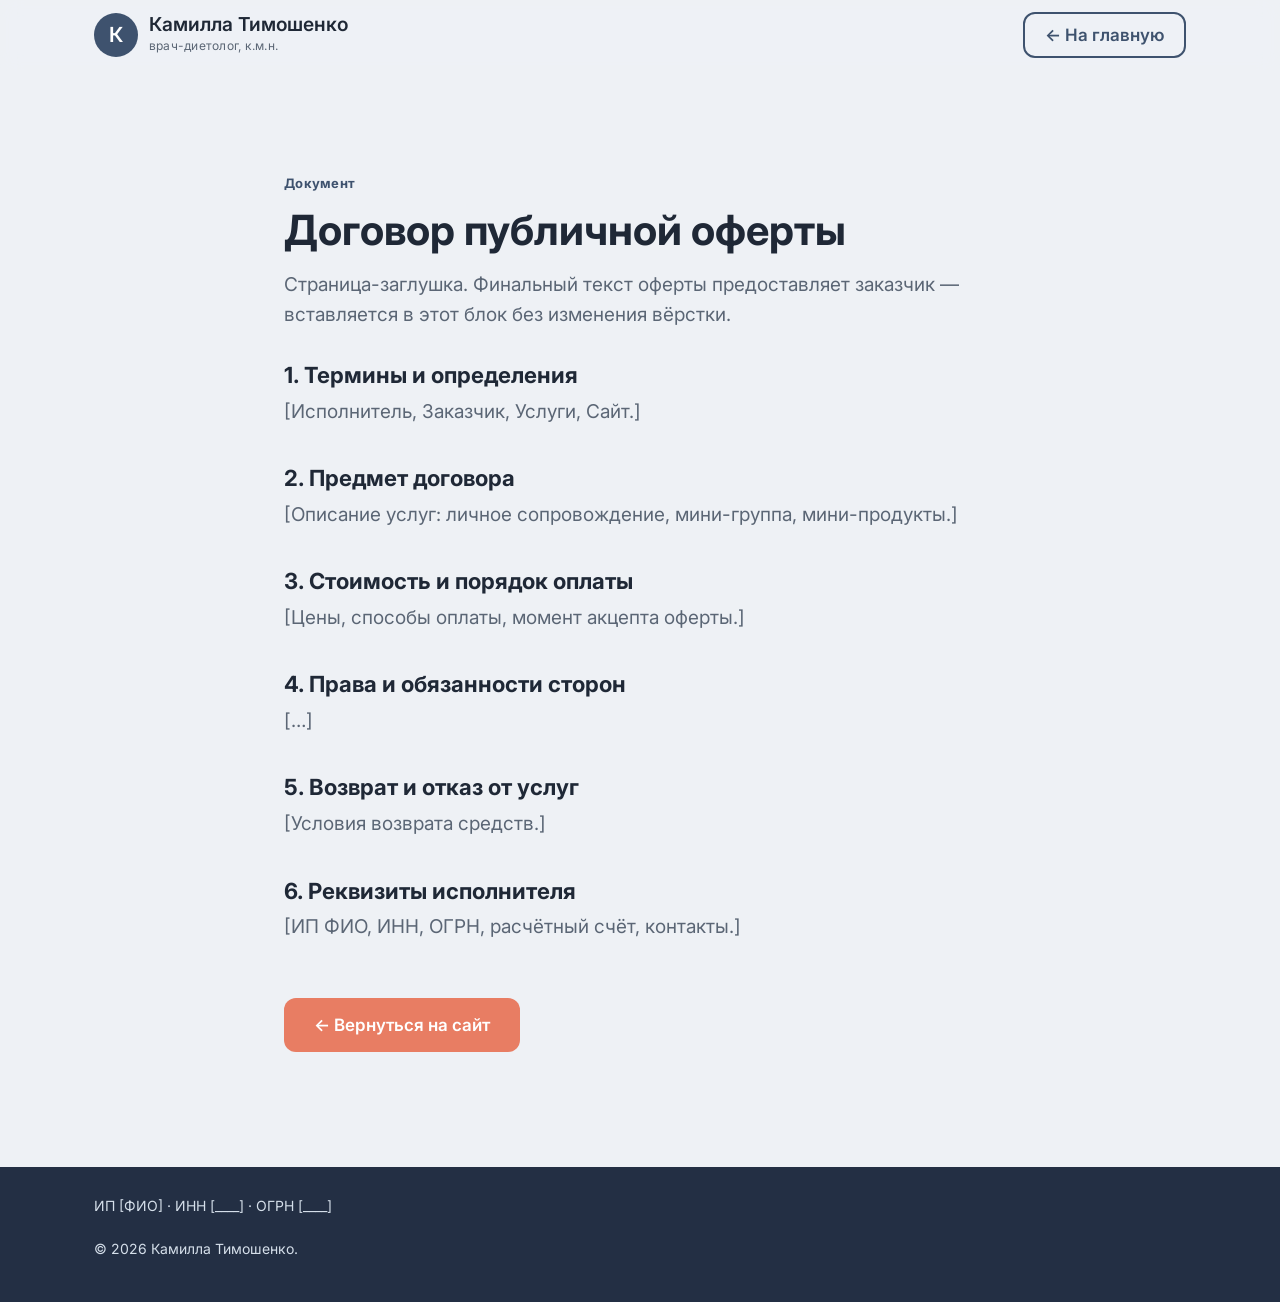
<file: oferta.html>
<!DOCTYPE html>
<html lang="ru">
<head>
  <meta charset="UTF-8">
  <meta name="viewport" content="width=device-width, initial-scale=1">
  <title>Договор оферты — Камилла Тимошенко</title>
  <meta name="description" content="Договор публичной оферты на оказание услуг.">
  <meta name="robots" content="noindex">
  <link rel="preconnect" href="https://fonts.googleapis.com">
  <link rel="preconnect" href="https://fonts.gstatic.com" crossorigin>
  <link href="https://fonts.googleapis.com/css2?family=Oswald:wght@400;500;600;700&family=Inter:wght@400;500;600;700&display=swap" rel="stylesheet">
  <link rel="stylesheet" href="css/styles.css">
</head>
<body>
<header class="header is-scrolled">
  <div class="container header__inner">
    <a href="index.html" class="brand">
      <span class="brand__mark" aria-hidden="true">К</span>
      <span>
        <span class="brand__name">Камилла Тимошенко</span>
        <span class="brand__role">врач-диетолог, к.м.н.</span>
      </span>
    </a>
    <a href="index.html" class="btn btn--olive-outline" style="min-height:46px;padding:8px 20px">← На главную</a>
  </div>
</header>

<main class="section">
  <div class="container narrow">
    <p class="eyebrow">Документ</p>
    <h1 style="font-size:clamp(1.8rem,5vw,2.6rem)">Договор публичной оферты</h1>
    <p style="color:var(--text-muted)">Страница-заглушка. Финальный текст оферты предоставляет заказчик — вставляется в этот блок без изменения вёрстки.</p>

    <div style="margin-top:32px;display:grid;gap:20px">
      <div><h3>1. Термины и определения</h3><p style="color:var(--text-muted)">[Исполнитель, Заказчик, Услуги, Сайт.]</p></div>
      <div><h3>2. Предмет договора</h3><p style="color:var(--text-muted)">[Описание услуг: личное сопровождение, мини-группа, мини-продукты.]</p></div>
      <div><h3>3. Стоимость и порядок оплаты</h3><p style="color:var(--text-muted)">[Цены, способы оплаты, момент акцепта оферты.]</p></div>
      <div><h3>4. Права и обязанности сторон</h3><p style="color:var(--text-muted)">[…]</p></div>
      <div><h3>5. Возврат и отказ от услуг</h3><p style="color:var(--text-muted)">[Условия возврата средств.]</p></div>
      <div><h3>6. Реквизиты исполнителя</h3><p style="color:var(--text-muted)">[ИП ФИО, ИНН, ОГРН, расчётный счёт, контакты.]</p></div>
    </div>

    <p style="margin-top:36px"><a href="index.html" class="btn btn--accent">← Вернуться на сайт</a></p>
  </div>
</main>

<footer class="footer" style="padding-block:28px">
  <div class="container">
    <div class="footer__legal" style="border:0;padding:0">
      <p>ИП [ФИО] · ИНН [____] · ОГРН [____]</p>
      <p>© <span id="year">2026</span> Камилла Тимошенко.</p>
    </div>
  </div>
</footer>
<script src="js/app.js" defer></script>
</body>
</html>
</file>
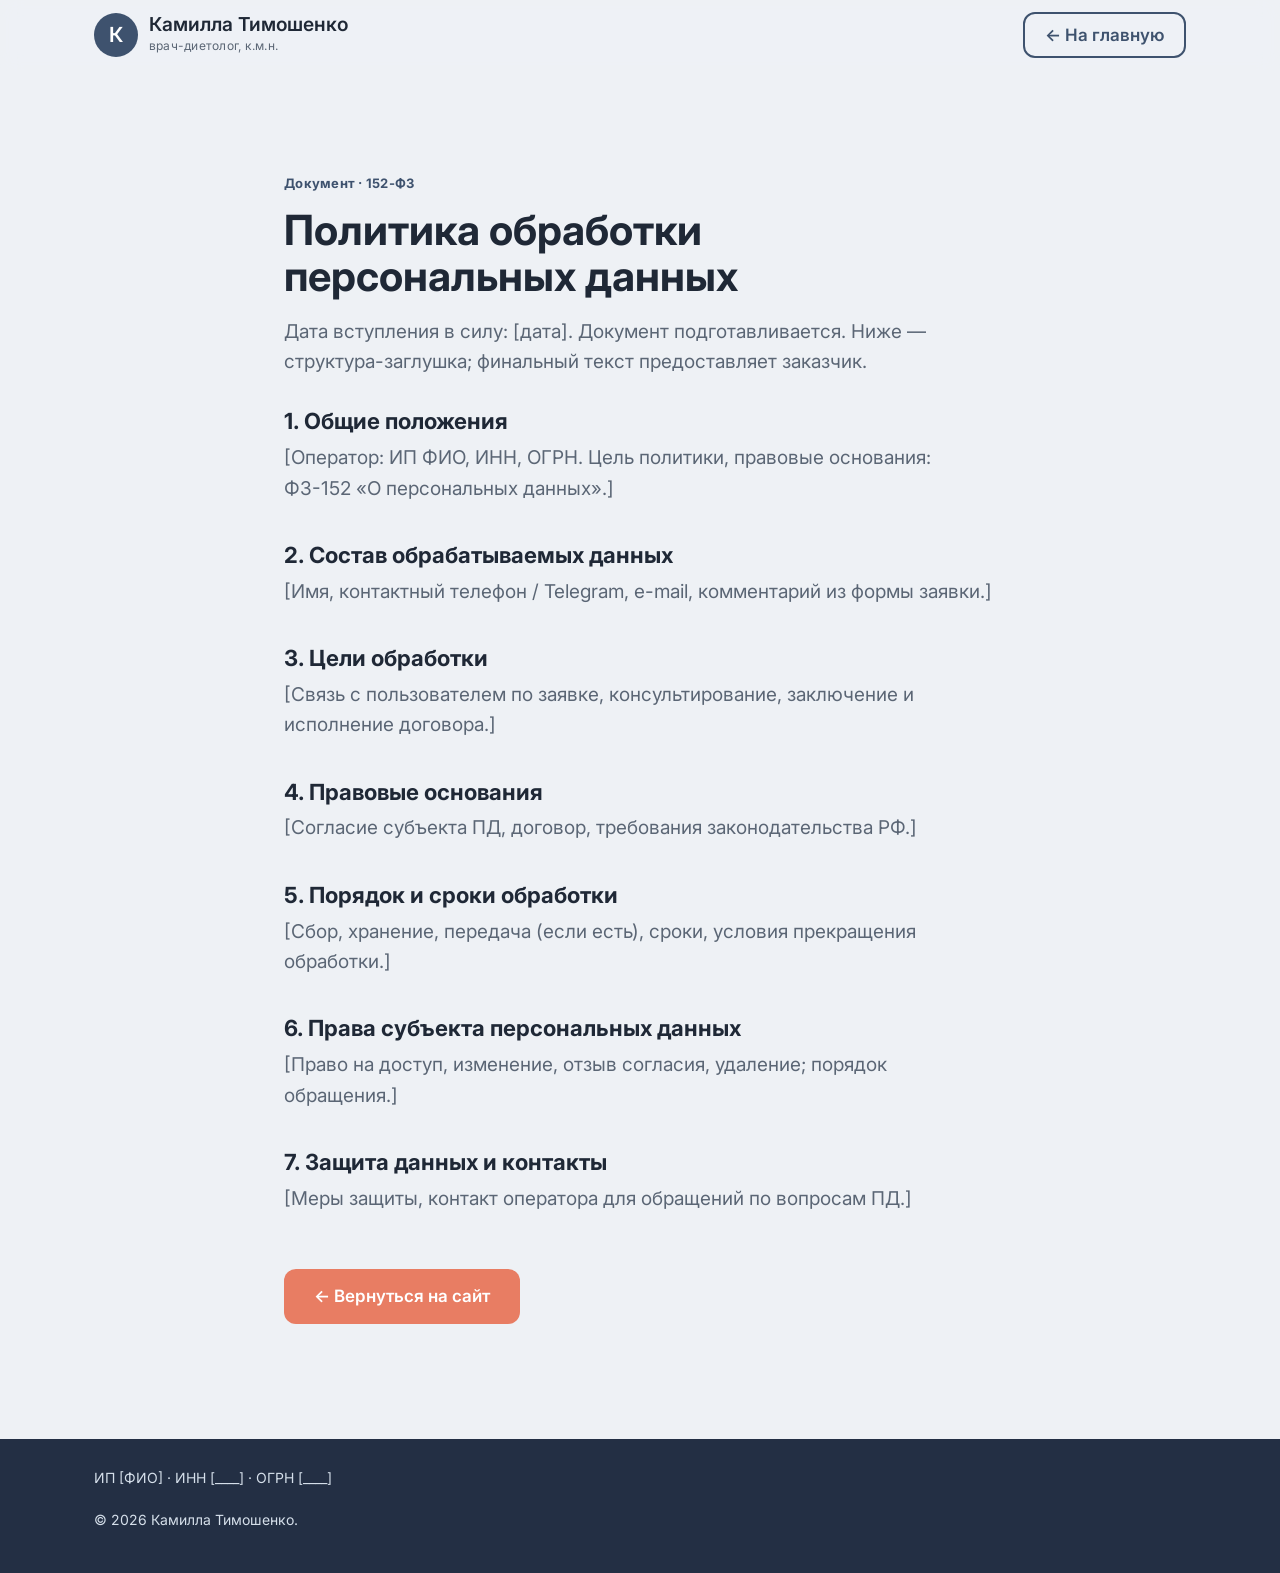
<file: privacy.html>
<!DOCTYPE html>
<html lang="ru">
<head>
  <meta charset="UTF-8">
  <meta name="viewport" content="width=device-width, initial-scale=1">
  <title>Политика обработки персональных данных — Камилла Тимошенко</title>
  <meta name="description" content="Политика обработки персональных данных в соответствии с 152-ФЗ.">
  <meta name="robots" content="noindex">
  <link rel="preconnect" href="https://fonts.googleapis.com">
  <link rel="preconnect" href="https://fonts.gstatic.com" crossorigin>
  <link href="https://fonts.googleapis.com/css2?family=Oswald:wght@400;500;600;700&family=Inter:wght@400;500;600;700&display=swap" rel="stylesheet">
  <link rel="stylesheet" href="css/styles.css">
</head>
<body>
<header class="header is-scrolled">
  <div class="container header__inner">
    <a href="index.html" class="brand">
      <span class="brand__mark" aria-hidden="true">К</span>
      <span>
        <span class="brand__name">Камилла Тимошенко</span>
        <span class="brand__role">врач-диетолог, к.м.н.</span>
      </span>
    </a>
    <a href="index.html" class="btn btn--olive-outline" style="min-height:46px;padding:8px 20px">← На главную</a>
  </div>
</header>

<main class="section">
  <div class="container narrow">
    <p class="eyebrow">Документ · 152-ФЗ</p>
    <h1 style="font-size:clamp(1.8rem,5vw,2.6rem)">Политика обработки персональных данных</h1>
    <p style="color:var(--text-muted)">Дата вступления в силу: [дата]. Документ подготавливается. Ниже — структура-заглушка; финальный текст предоставляет заказчик.</p>

    <div style="margin-top:32px;display:grid;gap:20px">
      <div><h3>1. Общие положения</h3><p style="color:var(--text-muted)">[Оператор: ИП ФИО, ИНН, ОГРН. Цель политики, правовые основания: ФЗ-152 «О персональных данных».]</p></div>
      <div><h3>2. Состав обрабатываемых данных</h3><p style="color:var(--text-muted)">[Имя, контактный телефон / Telegram, e-mail, комментарий из формы заявки.]</p></div>
      <div><h3>3. Цели обработки</h3><p style="color:var(--text-muted)">[Связь с пользователем по заявке, консультирование, заключение и исполнение договора.]</p></div>
      <div><h3>4. Правовые основания</h3><p style="color:var(--text-muted)">[Согласие субъекта ПД, договор, требования законодательства РФ.]</p></div>
      <div><h3>5. Порядок и сроки обработки</h3><p style="color:var(--text-muted)">[Сбор, хранение, передача (если есть), сроки, условия прекращения обработки.]</p></div>
      <div><h3>6. Права субъекта персональных данных</h3><p style="color:var(--text-muted)">[Право на доступ, изменение, отзыв согласия, удаление; порядок обращения.]</p></div>
      <div><h3>7. Защита данных и контакты</h3><p style="color:var(--text-muted)">[Меры защиты, контакт оператора для обращений по вопросам ПД.]</p></div>
    </div>

    <p style="margin-top:36px"><a href="index.html" class="btn btn--accent">← Вернуться на сайт</a></p>
  </div>
</main>

<footer class="footer" style="padding-block:28px">
  <div class="container">
    <div class="footer__legal" style="border:0;padding:0">
      <p>ИП [ФИО] · ИНН [____] · ОГРН [____]</p>
      <p>© <span id="year">2026</span> Камилла Тимошенко.</p>
    </div>
  </div>
</footer>
<script src="js/app.js" defer></script>
</body>
</html>
</file>
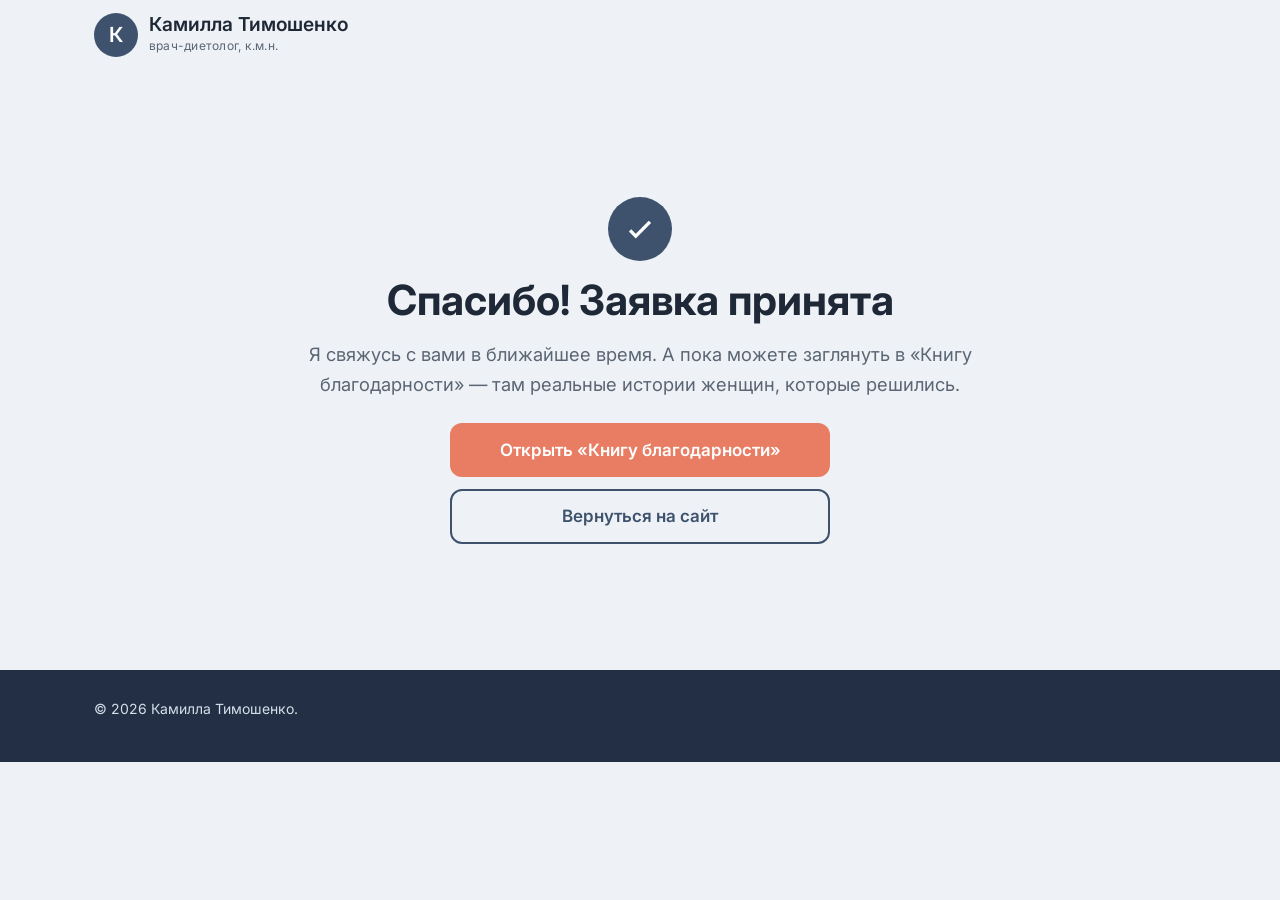
<file: thanks.html>
<!DOCTYPE html>
<html lang="ru">
<head>
  <meta charset="UTF-8">
  <meta name="viewport" content="width=device-width, initial-scale=1">
  <title>Спасибо за заявку — Камилла Тимошенко</title>
  <meta name="robots" content="noindex">
  <link rel="preconnect" href="https://fonts.googleapis.com">
  <link rel="preconnect" href="https://fonts.gstatic.com" crossorigin>
  <link href="https://fonts.googleapis.com/css2?family=Oswald:wght@400;500;600;700&family=Inter:wght@400;500;600;700&display=swap" rel="stylesheet">
  <link rel="stylesheet" href="css/styles.css">
</head>
<body>
<header class="header is-scrolled">
  <div class="container header__inner">
    <a href="index.html" class="brand">
      <span class="brand__mark" aria-hidden="true">К</span>
      <span>
        <span class="brand__name">Камилла Тимошенко</span>
        <span class="brand__role">врач-диетолог, к.м.н.</span>
      </span>
    </a>
  </div>
</header>

<main class="section" style="min-height:60vh;display:grid;place-items:center;text-align:center">
  <div class="container narrow">
    <div class="form-success show" style="display:block">
      <div class="ok"><svg viewBox="0 0 24 24" fill="none" stroke="currentColor" stroke-width="2.4"><path d="m5 13 4 4L19 7"/></svg></div>
      <h1 style="font-size:clamp(1.8rem,6vw,2.6rem)">Спасибо! Заявка принята</h1>
      <p style="font-size:1.15rem;color:var(--text-muted)">Я свяжусь с вами в ближайшее время. А пока можете заглянуть в «Книгу благодарности» — там реальные истории женщин, которые решились.</p>
      <div style="display:flex;flex-direction:column;gap:12px;max-width:380px;margin:24px auto 0">
        <a href="assets/kniga-blagodarnosti.pdf" target="_blank" rel="noopener" class="btn btn--accent">Открыть «Книгу благодарности»</a>
        <a href="index.html" class="btn btn--olive-outline">Вернуться на сайт</a>
      </div>
    </div>
  </div>
</main>

<footer class="footer" style="padding-block:28px">
  <div class="container">
    <div class="footer__legal" style="border:0;padding:0">
      <p>© <span id="year">2026</span> Камилла Тимошенко.</p>
    </div>
  </div>
</footer>
<script src="js/app.js" defer></script>
</body>
</html>
</file>
<file: css/styles.css>
/* =====================================================================
   Камилла Тимошенко — лендинг · v4 (палитра «Деним и коралл»)
   Дизайн-система: холодная джинсово-синяя база + тёплый коралловый акцент.
   Цвета сняты пипеткой с фотографий Камиллы (одежда).
   Oswald (заголовки, вертикальный узкий гротеск) + Inter (текст). Единый вертикальный ритм.
   Signature: маркерное выделение ключевых фраз. Mobile-first, WCAG AA.
   ===================================================================== */

/* ------------------------- B1. Палитра (токены) ---------------------- */
:root {
  --bg:            #EEF1F5;   /* основной фон, холодный светлый */
  --bg-alt:        #F7F9FB;   /* светлая секция / карточки */
  --olive:         #3E526E;   /* основной бренд — деним */
  --olive-deep:    #232F44;   /* тёмные секции, футер */
  --cream-on-dark: #D5DFEA;   /* текст на тёмном (холодный крем) */
  --accent:        #E87D63;   /* коралл — ТОЛЬКО кнопки/цена/ключевые акценты */
  --accent-soft:   #F3C3AC;   /* персик — hover / подложки / второй акцент */
  --text:          #1F2836;   /* основной текст, тёмно-синий */
  --text-muted:    #5B6675;   /* подписи, второстепенное (холодный серо-синий) */
  --line:          #DCE3EC;   /* разделители, рамки */
  --mark:          #F7D8C9;   /* маркер-хайлайтер (мягкий персик) */
  --danger:        #C0453B;

  --font-display: 'Open Sans', 'Inter', -apple-system, BlinkMacSystemFont, 'Segoe UI', sans-serif;
  --font-body: 'Inter', -apple-system, BlinkMacSystemFont, 'Segoe UI', sans-serif;

  /* B3. Сетка и ритм */
  --container: 1140px;
  --gutter: 16px;
  --section-y: 56px;

  --radius-card: 16px;
  --radius-btn: 12px;
  --radius-pill: 999px;
  --shadow: 0 4px 24px rgba(0,0,0,.06);
  --shadow-lift: 0 10px 34px rgba(0,0,0,.10);

  --z-header: 100; --z-fab: 90; --z-overlay: 200;
}

/* ------------------------------- Reset ------------------------------- */
*, *::before, *::after { box-sizing: border-box; }
html { -webkit-text-size-adjust: 100%; scroll-behavior: smooth; }
@media (prefers-reduced-motion: reduce) {
  html { scroll-behavior: auto; }
  *, *::before, *::after { animation-duration: .001ms !important; transition-duration: .001ms !important; }
}
body {
  margin: 0; font-family: var(--font-body);
  font-size: 1.125rem; line-height: 1.6;        /* B2: body 18px моб */
  color: var(--text); background: var(--bg);
  -webkit-font-smoothing: antialiased; text-rendering: optimizeLegibility;
  overflow-x: hidden;
}
img { max-width: 100%; display: block; height: auto; }
a { color: var(--olive); text-decoration: none; }
a:hover { color: var(--accent); }
button { font-family: inherit; cursor: pointer; }
h1, h2, h3, h4 { font-family: var(--font-display); font-weight: 700; line-height: 1.12; margin: 0 0 .4em; color: var(--text); }
p { margin: 0 0 1em; }
:focus-visible { outline: 3px solid var(--accent); outline-offset: 2px; border-radius: 4px; }

/* B6. Signature — маркерное выделение */
.hl {
  background: var(--mark);
  padding: .04em .22em; margin: 0 -.06em; border-radius: 4px;
  box-decoration-break: clone; -webkit-box-decoration-break: clone;
  color: var(--text); font-style: normal;
}
.section--dark .hl, .section--olive .hl { color: var(--text); }

/* ------------------------------ Layout ------------------------------- */
.container { width: 100%; max-width: var(--container); margin-inline: auto; padding-inline: var(--gutter); }
.section { padding-block: var(--section-y); }       /* B3: единый ритм */
.section--alt  { background: var(--bg-alt); }
.section--dark { background: var(--olive-deep); color: var(--cream-on-dark); }
.section--olive{ background: var(--olive); color: var(--cream-on-dark); }
.section--dark h1, .section--dark h2, .section--dark h3,
.section--olive h1, .section--olive h2, .section--olive h3 { color: #fff; }
.narrow { max-width: 760px; margin-inline: auto; }

.eyebrow {
  display: inline-block; font-family: var(--font-body); font-weight: 700;
  font-size: .8125rem; letter-spacing: .02em;
  color: var(--olive); margin: 0 0 1em;
}
.section--dark .eyebrow, .section--olive .eyebrow { color: var(--accent-soft); }

.section-head { max-width: 720px; margin: 0 0 40px; }
.section-head.center { text-align: center; margin-inline: auto; }
.section-head h2 { font-size: clamp(1.75rem, 4.5vw, 2.5rem); }     /* H2 28→40 */
.section-head p { color: var(--text-muted); font-size: 1.0625rem; }
.section--dark .section-head p, .section--olive .section-head p { color: var(--cream-on-dark); }
.lead { font-size: 1.1875rem; color: var(--text); }

/* ------------------------------ Buttons ------------------------------ */
.btn {
  --bg-btn: var(--accent); --fg-btn: #fff;
  display: inline-flex; align-items: center; justify-content: center; gap: .55em;
  min-height: 54px; padding: 15px 28px;
  font-family: var(--font-body); font-weight: 600; font-size: 1.0625rem;
  color: var(--fg-btn); background: var(--bg-btn);
  border: 2px solid transparent; border-radius: var(--radius-btn);
  transition: transform .25s ease, box-shadow .25s ease, background .25s ease, color .25s ease, border-color .25s ease;
  text-align: center; line-height: 1.2;
}
.btn:hover { transform: translateY(-2px); box-shadow: var(--shadow-lift); }
.btn:active { transform: translateY(0); }
.btn svg { width: 1.15em; height: 1.15em; flex: none; }

.btn--accent { --bg-btn: var(--accent); --fg-btn: #fff; }
.btn--accent:hover { --bg-btn: #C85B42; }
.btn--olive-outline { --bg-btn: transparent; --fg-btn: var(--olive); border-color: var(--olive); }
.btn--olive-outline:hover { --bg-btn: var(--olive); --fg-btn: #fff; }
.btn--light-outline { --bg-btn: transparent; --fg-btn: #fff; border-color: rgba(255,255,255,.45); }
.btn--light-outline:hover { --bg-btn: #fff; --fg-btn: var(--olive-deep); border-color: #fff; }
.btn--lg { min-height: 58px; font-size: 1.125rem; padding: 17px 32px; }
.btn--block { display: flex; width: 100%; }

/* ------------------------------ Header ------------------------------- */
.header {
  position: sticky; top: 0; z-index: var(--z-header);
  background: rgba(238,241,245,.9);
  backdrop-filter: saturate(140%) blur(10px); -webkit-backdrop-filter: saturate(140%) blur(10px);
  border-bottom: 1px solid transparent; transition: border-color .3s, box-shadow .3s;
}
.header.is-scrolled { border-bottom-color: var(--line); box-shadow: var(--shadow); }
.header__inner { display: flex; align-items: center; gap: 16px; min-height: 70px; }

.brand { display: flex; align-items: center; gap: 11px; margin-right: auto; flex: none; }
.brand__mark {
  width: 44px; height: 44px; flex: none; border-radius: 50%;
  background: var(--olive); color: #fff; display: grid; place-items: center;
  font-family: var(--font-display); font-weight: 600; font-size: 1.3rem;
}
.brand > span:last-child { display: flex; flex-direction: column; min-width: 0; }
.brand__name { display: block; white-space: nowrap; font-family: var(--font-display); font-weight: 600; font-size: 1.2rem; line-height: 1.05; color: var(--text); }
.brand__role { display: block; white-space: nowrap; font-size: .75rem; color: var(--text-muted); letter-spacing: .02em; margin-top: 2px; }

.nav { display: none; }
.nav a { white-space: nowrap; font-weight: 600; font-size: .9rem; color: var(--text); padding: 8px 9px; border-radius: var(--radius-btn); transition: color .2s, background .2s; }
.nav a:hover { color: var(--accent); background: var(--bg-alt); }

.header__cta { display: none; white-space: nowrap; }

.burger { width: 48px; height: 48px; display: grid; place-items: center; background: var(--olive); border: none; border-radius: 12px; color: #fff; }
.burger svg { width: 24px; height: 24px; }
.burger .icon-close { display: none; }
body.menu-open .burger .icon-open { display: none; }
body.menu-open .burger .icon-close { display: block; }

/* Mobile drawer */
.mobile-menu {
  position: fixed; inset: 0; z-index: var(--z-overlay);
  background: var(--olive-deep); color: #fff; padding: 90px 24px 32px;
  transform: translateX(100%); transition: transform .3s ease; display: flex; flex-direction: column; overflow-y: auto;
}
body.menu-open .mobile-menu { transform: translateX(0); }
.mobile-menu a.m-link { font-family: var(--font-display); font-size: 1.6rem; font-weight: 600; color: #fff; padding: 14px 0; border-bottom: 1px solid rgba(255,255,255,.14); display: flex; align-items: center; justify-content: space-between; }
.mobile-menu a.m-link:hover { color: var(--accent-soft); }
.mobile-menu a.m-link svg { color: var(--accent-soft); }
.mobile-menu .m-cta { margin-top: 26px; }
.mobile-menu .m-social { display: flex; gap: 12px; margin-top: auto; padding-top: 26px; }

/* Floating mobile CTA + back-to-top */
.fab-bar { position: fixed; left: 12px; right: 12px; bottom: 12px; z-index: var(--z-fab); display: flex; gap: 10px; transform: translateY(160%); transition: transform .35s ease; }
.fab-bar.is-visible { transform: translateY(0); }
.fab-bar .btn { flex: 1; box-shadow: var(--shadow-lift); }
@media (min-width: 1160px){ .fab-bar { display: none; } }
.to-top { position: fixed; right: 18px; bottom: 84px; z-index: var(--z-fab); width: 50px; height: 50px; border-radius: 50%; background: var(--olive); border: none; color: #fff; display: grid; place-items: center; box-shadow: var(--shadow); opacity: 0; pointer-events: none; transform: translateY(8px); transition: opacity .3s, transform .3s; }
.to-top.is-visible { opacity: 1; pointer-events: auto; transform: translateY(0); }
.to-top svg { width: 22px; height: 22px; }
@media (min-width: 1160px){ .to-top { bottom: 24px; } }

/* ------------------------------- Hero -------------------------------- */
.hero__grid { display: grid; gap: 28px; align-items: center; }
.hero__photo { order: -1; border-radius: var(--radius-card); overflow: hidden; box-shadow: var(--shadow); aspect-ratio: 4/5; background: linear-gradient(160deg, #DCE3EC, #C6D2E0); }
.hero__photo img { width: 100%; height: 100%; object-fit: cover; }
.hero__photo .ph { width: 100%; height: 100%; display: grid; place-content: center; text-align: center; gap: 8px; color: var(--text-muted); font-size: .9rem; padding: 20px; }
.hero__photo .ph svg { width: 48px; height: 48px; margin: 0 auto; color: var(--olive); }
.hero h1 { font-size: clamp(2.25rem, 6.5vw, 3.5rem); }      /* H1 36→56 */
.hero__sub { font-size: 1.1875rem; color: var(--text-muted); max-width: 42ch; }
.hero__trigger { font-size: 1.125rem; margin: 0 0 26px; }
.hero__cta { display: flex; flex-direction: column; gap: 12px; }
.trust-row { display: flex; flex-wrap: wrap; gap: 8px 18px; margin-top: 24px; list-style: none; padding: 0; }
.trust-row li { display: flex; align-items: center; gap: 7px; font-size: .9375rem; font-weight: 600; color: var(--text); }
.trust-row svg { width: 18px; height: 18px; color: var(--olive); flex: none; }

/* --------------------------- Cards (equal h) ------------------------- */
.cards { display: grid; gap: 16px; }
.card { background: var(--bg-alt); border: 1px solid var(--line); border-radius: var(--radius-card); padding: 26px; box-shadow: var(--shadow); display: flex; flex-direction: column; transition: transform .25s ease, box-shadow .25s ease; }
.card:hover { transform: translateY(-3px); box-shadow: var(--shadow-lift); }
.card__icon { width: 52px; height: 52px; border-radius: 50%; background: var(--bg); border: 1px solid var(--line); color: var(--olive); display: grid; place-items: center; margin-bottom: 16px; }
.card__icon svg { width: 28px; height: 28px; stroke-width: 1.6; }
.card__num { font-family: var(--font-display); font-weight: 600; font-size: 1.05rem; color: var(--accent); margin-bottom: 8px; letter-spacing: .04em; }
.card h3 { font-family: var(--font-body); font-weight: 700; font-size: 1.25rem; line-height: 1.25; }
.card p { color: var(--text-muted); margin: 0; }

/* Bridge text */
.bridge { text-align: center; max-width: 720px; margin: 32px auto 0; font-size: 1.1875rem; color: var(--text); }

/* --------------------------- Energy (dark) --------------------------- */
.chat { max-width: 480px; margin: 28px auto 0; }
.chat__bubble { background: rgba(255,255,255,.1); border: 1px solid rgba(255,255,255,.16); border-radius: 18px 18px 18px 4px; padding: 18px 22px; font-size: 1.125rem; color: #fff; }
.chat__meta { display: flex; align-items: center; gap: 8px; margin-top: 10px; font-size: .85rem; color: var(--accent-soft); }
.chat__meta svg { width: 16px; height: 16px; }

/* --------------------------- Health metrics -------------------------- */
.metrics { display: grid; gap: 14px; margin-top: 8px; }
.metric { background: var(--bg-alt); border: 1px solid var(--line); border-radius: var(--radius-card); padding: 22px 24px; box-shadow: var(--shadow); }
.metric__label { font-size: .9375rem; color: var(--text-muted); margin: 0 0 12px; }
.metric__val { display: flex; align-items: baseline; gap: 14px; margin: 0; }
.metric__from { font-family: var(--font-body); font-weight: 600; font-size: 1.25rem; color: var(--text-muted); font-variant-numeric: tabular-nums; }
.metric__arrow { color: var(--olive); align-self: center; }
.metric__arrow svg { width: 24px; height: 24px; display: block; }
.metric__to { font-family: var(--font-display); font-weight: 700; font-size: 2.1rem; color: var(--accent); line-height: 1; font-variant-numeric: tabular-nums; }

/* ----------------------- Личка (olive + terracotta) ------------------ */
.lichka__inner { display: grid; gap: 28px; }
.lichka .tag { display: inline-flex; align-items: center; gap: 8px; background: var(--accent); color: #fff; border-radius: var(--radius-pill); padding: 8px 16px; font-weight: 700; font-size: .8125rem; letter-spacing: .08em; text-transform: uppercase; margin-bottom: 18px; }
.lichka .tag svg { width: 16px; height: 16px; }
.lichka h2 { font-size: clamp(1.9rem, 5vw, 2.6rem); }
.lichka__intro { font-size: 1.125rem; color: var(--cream-on-dark); max-width: 56ch; }
.includes { list-style: none; padding: 0; margin: 24px 0 0; display: grid; gap: 13px; }
.includes li { display: flex; gap: 14px; align-items: flex-start; font-size: 1.0625rem; }
.includes svg { width: 24px; height: 24px; color: var(--accent-soft); flex: none; margin-top: 2px; }
.lichka__who { margin-top: 22px; padding: 18px 20px; background: rgba(255,255,255,.08); border-radius: var(--radius-card); }
.lichka__who b { color: #fff; }
.lichka__who p { margin: 6px 0 0; color: var(--cream-on-dark); }

/* Price card */
.price-card { background: var(--bg-alt); color: var(--text); border-radius: var(--radius-card); padding: 30px 26px; border: 2px solid var(--accent); box-shadow: var(--shadow-lift); }
.price-card .price { font-family: var(--font-display); font-weight: 600; font-size: clamp(2.4rem, 8vw, 3.2rem); color: var(--accent); line-height: 1; margin: 0; }
.price-card .price small { font-size: 1.05rem; font-family: var(--font-body); font-weight: 600; color: var(--text-muted); }
.price-card .price-sub { color: var(--text-muted); margin: 8px 0 18px; }
.anchor-note { font-size: .9375rem; color: var(--text-muted); }
.scarcity { display: flex; gap: 12px; align-items: flex-start; background: var(--bg); border: 1px solid var(--line); border-radius: var(--radius-card); padding: 15px 18px; margin: 18px 0; font-size: .9375rem; }
.scarcity svg { width: 22px; height: 22px; flex: none; margin-top: 1px; color: var(--olive); }
.fineprint { font-size: .9375rem; color: var(--text-muted); text-align: center; margin-top: 12px; }

/* ----------------------------- Кейсы --------------------------------- */
.cases { display: grid; grid-auto-flow: column; grid-auto-columns: 84%; gap: 16px; overflow-x: auto; scroll-snap-type: x mandatory; margin-inline: calc(var(--gutter) * -1); padding: 6px var(--gutter) 18px; scrollbar-width: thin; }
.case { scroll-snap-align: start; background: var(--bg-alt); border: 1px solid var(--line); border-radius: var(--radius-card); overflow: hidden; box-shadow: var(--shadow); display: flex; flex-direction: column; }
.case__photo { aspect-ratio: 3/2; background: linear-gradient(160deg, #DCE3EC, #C6D2E0); position: relative; display: grid; place-items: center; color: var(--olive); }
.case__photo .ba { position: absolute; top: 12px; left: 12px; background: var(--olive); color: #fff; font-size: .72rem; font-weight: 700; text-transform: uppercase; letter-spacing: .04em; padding: 4px 11px; border-radius: var(--radius-pill); }
.case__body { padding: 22px; display: flex; flex-direction: column; gap: 8px; }
.case__name { font-size: .9375rem; color: var(--text-muted); font-weight: 600; }
.case__result { font-family: var(--font-display); font-weight: 600; font-size: 1.6rem; color: var(--accent); font-variant-numeric: tabular-nums; }
.case__quote { color: var(--text-muted); margin: 0; font-size: 1rem; }
.scroll-hint { text-align: center; color: var(--text-muted); font-size: .875rem; margin-top: 4px; }

/* Книга благодарности */
.book__quotes { display: grid; gap: 12px; margin: 24px 0; }
.book__quotes blockquote { margin: 0; padding: 16px 20px; background: var(--bg-alt); border: 1px solid var(--line); border-radius: var(--radius-card); font-family: var(--font-display); font-size: 1.15rem; color: var(--text); box-shadow: var(--shadow); }

/* ----------------------------- Группа -------------------------------- */
.chips { list-style: none; padding: 0; margin: 18px 0; display: flex; flex-wrap: wrap; gap: 10px; }
.chips li { display: inline-flex; align-items: center; gap: 8px; background: var(--bg); border: 1px solid var(--line); color: var(--text); border-radius: var(--radius-pill); padding: 9px 16px; font-weight: 600; font-size: .9375rem; }
.chips svg { width: 16px; height: 16px; color: var(--olive); }
.group-banner { display: flex; gap: 12px; align-items: center; background: var(--accent); color: #fff; border-radius: var(--radius-card); padding: 15px 20px; font-weight: 600; margin: 22px 0; }
.group-banner svg { width: 22px; height: 22px; flex: none; }

/* -------------------------- Мини-продукты ---------------------------- */
.mini { display: grid; gap: 16px; }
.mini-card { background: var(--bg-alt); border: 1px solid var(--line); border-radius: var(--radius-card); padding: 26px; box-shadow: var(--shadow); display: flex; flex-direction: column; transition: transform .25s, box-shadow .25s; }
.mini-card:hover { transform: translateY(-3px); box-shadow: var(--shadow-lift); }
.mini-card__icon { width: 52px; height: 52px; border-radius: 50%; background: var(--bg); border: 1px solid var(--line); color: var(--olive); display: grid; place-items: center; margin-bottom: 16px; }
.mini-card__icon svg { width: 26px; height: 26px; stroke-width: 1.6; }
.mini-card .pill { align-self: flex-start; font-size: .72rem; font-weight: 700; text-transform: uppercase; letter-spacing: .06em; color: var(--olive); background: var(--bg); border: 1px solid var(--line); padding: 5px 12px; border-radius: var(--radius-pill); margin-bottom: 12px; }
.mini-card h3 { font-family: var(--font-body); font-weight: 700; font-size: 1.3rem; }
.mini-card p { color: var(--text-muted); flex: 1; margin: 0 0 16px; }

/* ----------------------------- Обо мне ------------------------------- */
.about__grid { display: grid; gap: 28px; }
.about__photo { border-radius: var(--radius-card); overflow: hidden; box-shadow: var(--shadow); aspect-ratio: 4/5; background: linear-gradient(160deg, #DCE3EC, #C6D2E0); }
.about__photo img { width: 100%; height: 100%; object-fit: cover; }
.about__photo .ph { width: 100%; height: 100%; display: grid; place-content: center; text-align: center; gap: 8px; color: var(--text-muted); font-size: .9rem; padding: 20px; }
.about__photo .ph svg { width: 46px; height: 46px; margin: 0 auto; color: var(--olive); }
.facts { list-style: none; padding: 0; margin: 24px 0 0; display: grid; grid-template-columns: 1fr 1fr; gap: 12px; }
.facts li { background: var(--bg-alt); border: 1px solid var(--line); border-radius: var(--radius-card); padding: 16px; box-shadow: var(--shadow); }
.facts .n { font-family: var(--font-display); font-weight: 600; font-size: 1.5rem; color: var(--olive); display: block; line-height: 1; }
.facts .t { font-size: .9rem; color: var(--text-muted); margin-top: 4px; display: block; }

/* ------------------------------- FAQ --------------------------------- */
.faq { max-width: 760px; margin-inline: auto; }
.faq__item { border-bottom: 1px solid var(--line); }
.faq__q { width: 100%; text-align: left; background: none; border: none; padding: 22px 46px 22px 2px; position: relative; font-family: var(--font-display); font-weight: 600; font-size: 1.25rem; color: var(--text); line-height: 1.3; }
.faq__q .plus { position: absolute; right: 4px; top: 50%; transform: translateY(-50%); width: 30px; height: 30px; border-radius: 50%; background: var(--bg-alt); border: 1px solid var(--line); display: grid; place-items: center; color: var(--olive); transition: transform .3s ease, background .3s, color .3s; }
.faq__q .plus svg { width: 18px; height: 18px; }
.faq__item.is-open .faq__q .plus { transform: translateY(-50%) rotate(45deg); background: var(--olive); color: #fff; }
.faq__a { max-height: 0; overflow: hidden; transition: max-height .35s ease; }
.faq__a-inner { padding: 0 2px 22px; color: var(--text-muted); }

/* --------------------------- Форма заявки ---------------------------- */
.form-wrap { background: var(--bg-alt); border-radius: var(--radius-card); padding: 30px 26px; box-shadow: var(--shadow-lift); }
.field { margin-bottom: 18px; }
.field label { display: block; font-weight: 600; margin-bottom: 7px; color: var(--text); }
.field .req { color: var(--accent); }
.field input, .field textarea { width: 100%; font-family: inherit; font-size: 1.0625rem; padding: 14px 16px; min-height: 54px; border: 1.5px solid var(--line); border-radius: var(--radius-btn); background: #fff; color: var(--text); transition: border-color .2s, box-shadow .2s; }
.field textarea { min-height: 110px; resize: vertical; }
.field input:focus, .field textarea:focus { outline: none; border-color: var(--olive); box-shadow: 0 0 0 3px rgba(62,82,110,.18); }
.field input[aria-invalid="true"], .field textarea[aria-invalid="true"] { border-color: var(--danger); }
.err { color: var(--danger); font-size: .9rem; margin-top: 6px; display: none; font-weight: 600; }
.err.show { display: block; }
.hp { position: absolute; left: -9999px; width: 1px; height: 1px; overflow: hidden; }
.consent { display: flex; gap: 12px; align-items: flex-start; font-size: .9375rem; color: var(--text-muted); margin-bottom: 20px; }
.consent input { width: 22px; height: 22px; flex: none; margin-top: 2px; accent-color: var(--olive); }
.form-alt { text-align: center; margin-top: 18px; color: var(--text-muted); }
.form-success { display: none; text-align: center; padding: 30px 10px; }
.form-success.show { display: block; }
.form-success .ok { width: 64px; height: 64px; border-radius: 50%; background: var(--olive); display: grid; place-items: center; margin: 0 auto 16px; }
.form-success .ok svg { width: 34px; height: 34px; color: #fff; }
.form-success h3 { font-size: 1.7rem; }

/* On-dark form tweaks */
.section--dark .form-wrap { background: rgba(255,255,255,.06); border: 1px solid rgba(255,255,255,.14); }
.section--dark .field label { color: #fff; }
.section--dark .consent { color: var(--cream-on-dark); }
.section--dark .form-alt { color: var(--cream-on-dark); }

/* ------------------------------ Footer ------------------------------- */
.footer { background: var(--olive-deep); color: var(--cream-on-dark); padding-block: 56px 28px; }
.footer a { color: #fff; }
.footer a:hover { color: var(--accent-soft); }
.footer__top { display: grid; gap: 24px; margin-bottom: 28px; }
.footer__brand .brand__name { color: #fff; }
.footer__brand .brand__role { color: var(--cream-on-dark); }
.footer__brand .brand__mark { background: var(--accent); }
.footer__col p.h { color: #fff; font-weight: 700; text-transform: uppercase; font-size: .8125rem; letter-spacing: .06em; margin-bottom: 12px; }
.footer__links { list-style: none; padding: 0; margin: 0; display: grid; gap: 10px; }
.icon-link { width: 44px; height: 44px; display: grid; place-items: center; border-radius: 50%; background: rgba(255,255,255,.1); color: #fff; transition: background .2s, color .2s, transform .2s; }
.icon-link:hover { background: var(--accent); color: #fff; transform: translateY(-2px); }
.icon-link svg { width: 20px; height: 20px; }
.footer__social { display: flex; gap: 10px; margin-top: 6px; }
.footer__legal { border-top: 1px solid rgba(255,255,255,.16); padding-top: 20px; font-size: .875rem; color: var(--cream-on-dark); display: grid; gap: 6px; }

/* ----------------------------- Reveal -------------------------------- */
.reveal { opacity: 0; transform: translateY(20px); transition: opacity .4s ease, transform .4s ease; }
.reveal.in { opacity: 1; transform: none; }
@media (prefers-reduced-motion: reduce){ .reveal { opacity: 1; transform: none; } }

/* ===================== Breakpoints (scale up) ======================== */
@media (min-width: 600px) {
  :root { --gutter: 24px; }
  .cards--2 { grid-template-columns: 1fr 1fr; }
  .cards--4 { grid-template-columns: 1fr 1fr; }
  /* выравниваем заголовки карточек, чтобы описания начинались на одной линии */
  .cards .card h3 { min-height: 3.75em; }
  /* выравниваем подписи плашек, чтобы цифры стояли на одной линии */
  .metric__label { min-height: 3em; }
  .metrics { grid-template-columns: 1fr 1fr; }
  .mini { grid-template-columns: 1fr 1fr; }
  .cases { grid-auto-columns: 46%; }
  .hero__cta { flex-direction: row; flex-wrap: wrap; gap: 10px; }
  .hero__cta .btn { flex: 0 1 auto; white-space: nowrap; font-size: 1rem; padding: 15px 20px; min-height: 56px; }
  .book__quotes { grid-template-columns: 1fr 1fr; }
  .facts { grid-template-columns: repeat(4, 1fr); }
}

@media (min-width: 980px) {
  :root { --section-y: 96px; }                 /* B3: 96px десктоп */
  body { font-size: 1.1875rem; }               /* B2: body 19px десктоп */
  .hero__grid { grid-template-columns: 1.05fr .95fr; gap: 56px; }
  .hero__photo { order: 2; }   /* C1: на десктопе фото справа, текст слева */
  .cards--4 { grid-template-columns: repeat(4, 1fr); }
  .cards--3 { grid-template-columns: repeat(3, 1fr); }
  .mini { grid-template-columns: repeat(3, 1fr); }
  .cases { grid-auto-flow: row; grid-template-columns: repeat(3, 1fr); overflow: visible; margin-inline: 0; padding-inline: 0; }
  .scroll-hint { display: none; }
  .lichka__inner { grid-template-columns: 1.05fr .95fr; gap: 44px; align-items: start; }
  .price-card { position: sticky; top: 100px; }
  .about__grid { grid-template-columns: .85fr 1.15fr; align-items: center; }
  .about__photo { order: -1; }
  .footer__top { grid-template-columns: 1.6fr 1fr 1fr; }
  .form-wrap { max-width: 620px; margin-inline: auto; }
}

@media (min-width: 1160px) {
  .nav { display: flex; align-items: center; gap: 2px; }
  .header__cta { display: inline-flex; }
  .burger { display: none; }
}
</file>
